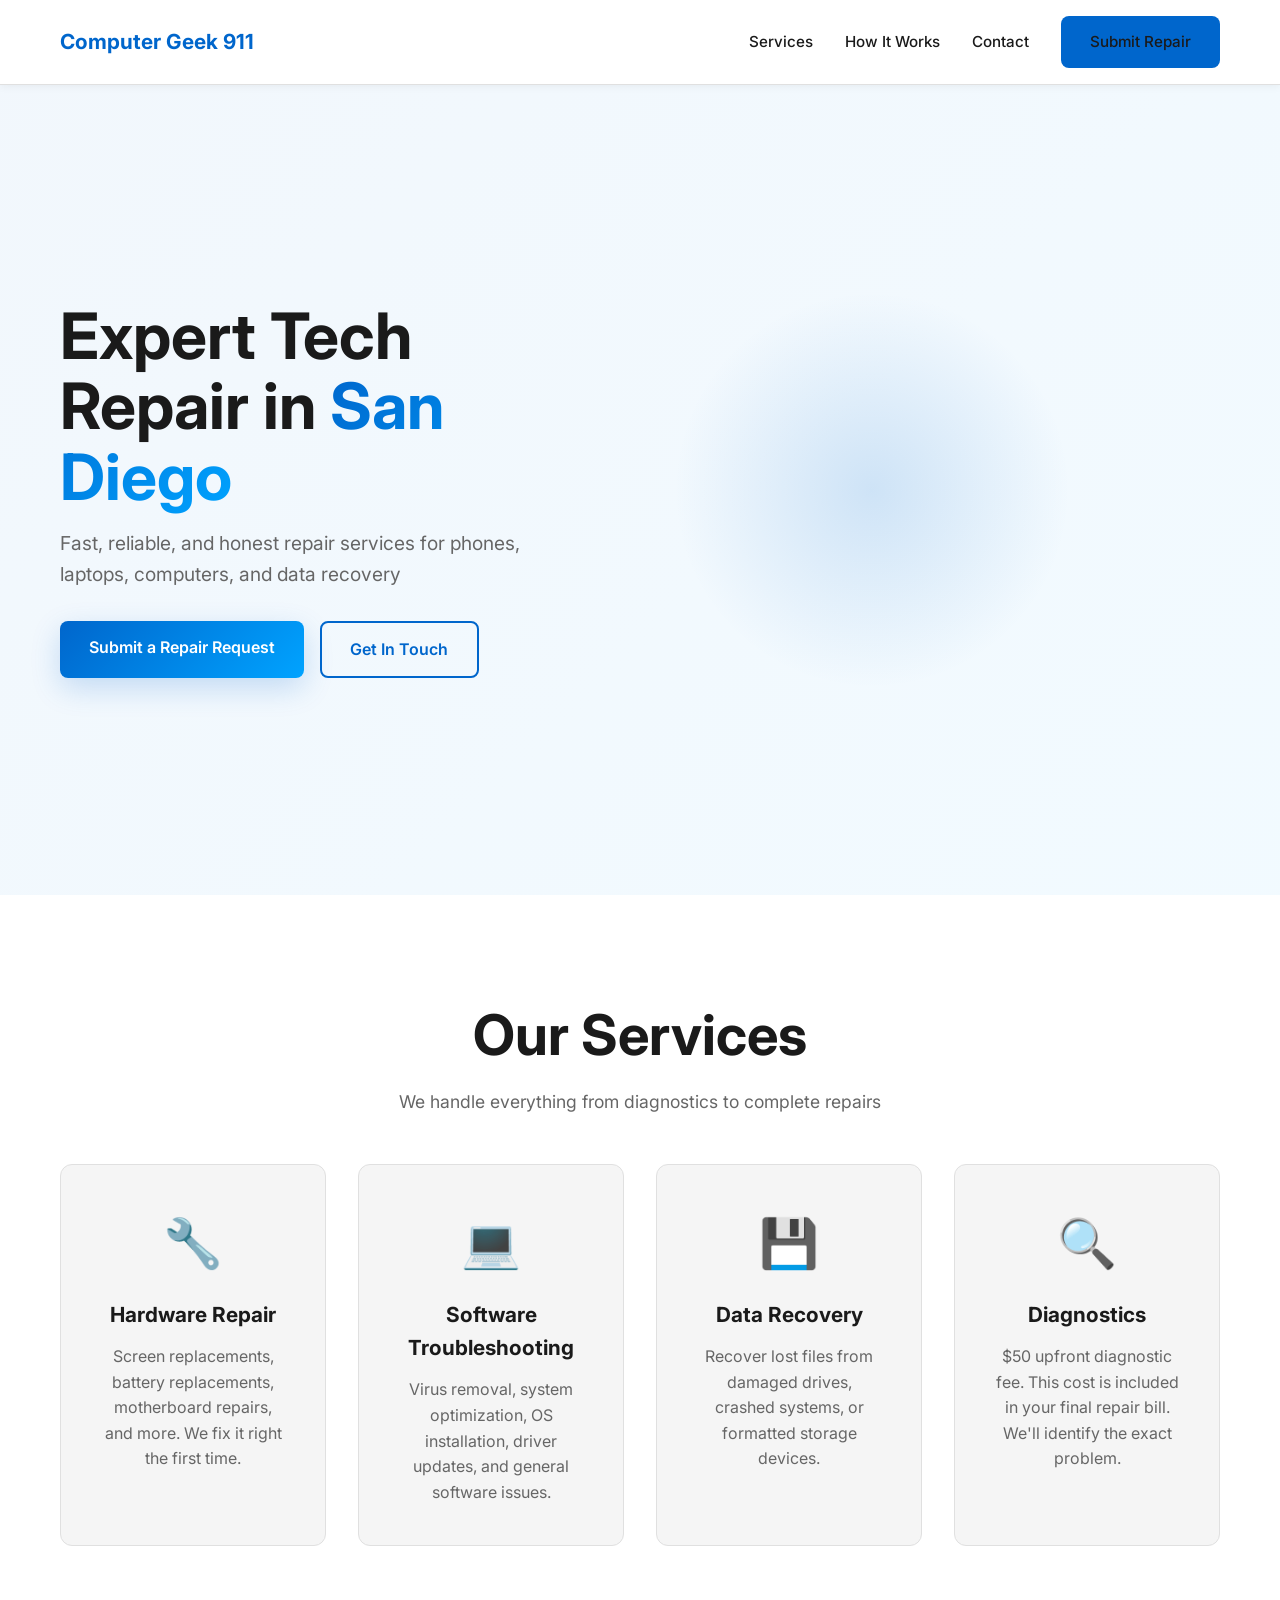
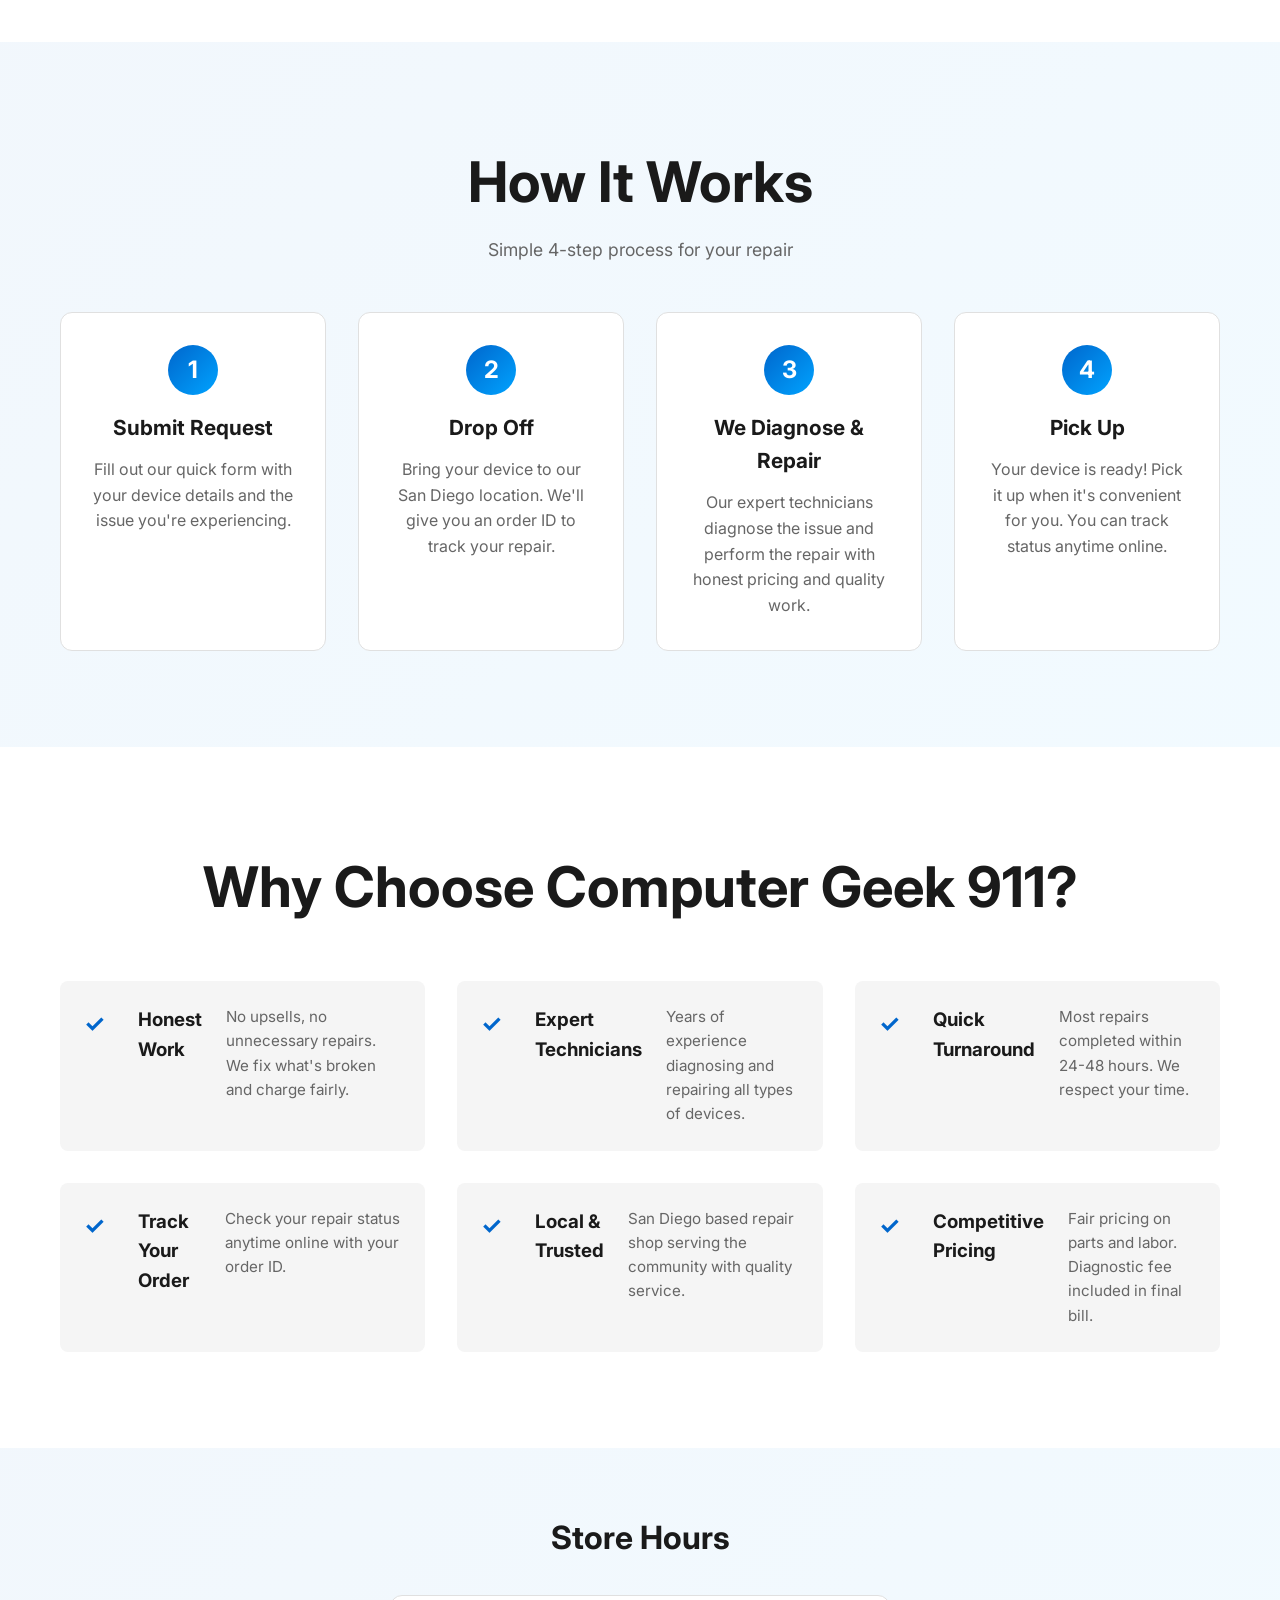
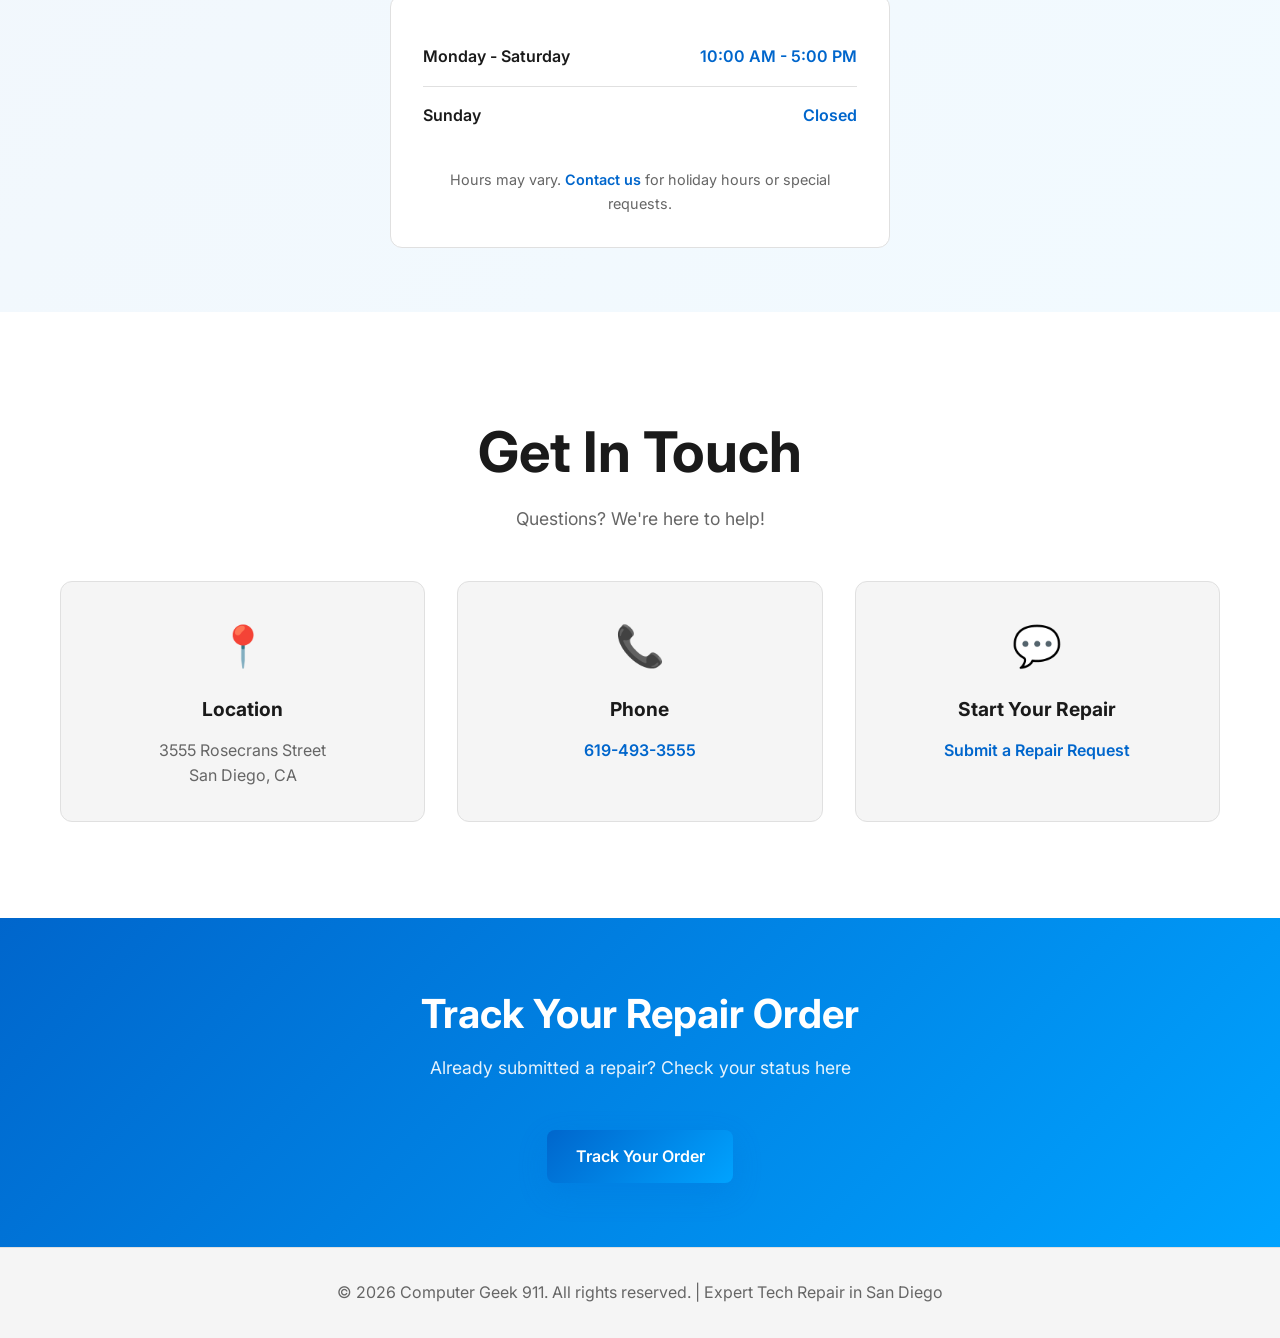
<file: index.html>
<!DOCTYPE html>
<html lang="en">
<head>
    <meta charset="UTF-8">
    <meta name="viewport" content="width=device-width, initial-scale=1.0">
    <title>Computer Geek 911 - Expert Tech Repair in San Diego</title>
    <link rel="stylesheet" href="styles.css">
    <link href="https://fonts.googleapis.com/css2?family=Inter:wght@400;500;600;700&display=swap" rel="stylesheet">
</head>
<body>
    <!-- Navigation Bar -->
    <nav class="navbar">
        <div class="container">
            <div class="nav-content">
                <a href="index.html" class="logo">Computer Geek 911</a>
                <ul class="nav-links">
                    <li><a href="#services">Services</a></li>
                    <li><a href="#how-it-works">How It Works</a></li>
                    <li><a href="#contact">Contact</a></li>
                    <li><a href="submit-repair.html" class="btn btn-small">Submit Repair</a></li>
                </ul>
            </div>
        </div>
    </nav>

    <!-- Hero Section -->
    <section class="hero">
        <div class="container">
            <div class="hero-content">
                <h1>Expert Tech Repair in <span class="gradient">San Diego</span></h1>
                <p class="subtitle">Fast, reliable, and honest repair services for phones, laptops, computers, and data recovery</p>
                <div class="cta-buttons">
                    <a href="submit-repair.html" class="btn btn-primary">Submit a Repair Request</a>
                    <a href="#contact" class="btn btn-secondary">Get In Touch</a>
                </div>
            </div>
            <div class="hero-decoration"></div>
        </div>
    </section>

    <!-- Services Section -->
    <section class="services" id="services">
        <div class="container">
            <h2>Our Services</h2>
            <p class="section-subtitle">We handle everything from diagnostics to complete repairs</p>
            <div class="services-grid">
                <div class="service-card">
                    <div class="service-icon">🔧</div>
                    <h3>Hardware Repair</h3>
                    <p>Screen replacements, battery replacements, motherboard repairs, and more. We fix it right the first time.</p>
                </div>

                <div class="service-card">
                    <div class="service-icon">💻</div>
                    <h3>Software Troubleshooting</h3>
                    <p>Virus removal, system optimization, OS installation, driver updates, and general software issues.</p>
                </div>

                <div class="service-card">
                    <div class="service-icon">💾</div>
                    <h3>Data Recovery</h3>
                    <p>Recover lost files from damaged drives, crashed systems, or formatted storage devices.</p>
                </div>

                <div class="service-card">
                    <div class="service-icon">🔍</div>
                    <h3>Diagnostics</h3>
                    <p>$50 upfront diagnostic fee. This cost is included in your final repair bill. We'll identify the exact problem.</p>
                </div>
            </div>
        </div>
    </section>

    <!-- How It Works Section -->
    <section class="how-it-works" id="how-it-works">
        <div class="container">
            <h2>How It Works</h2>
            <p class="section-subtitle">Simple 4-step process for your repair</p>
            <div class="steps-grid">
                <div class="step-card">
                    <div class="step-number">1</div>
                    <h3>Submit Request</h3>
                    <p>Fill out our quick form with your device details and the issue you're experiencing.</p>
                </div>

                <div class="step-card">
                    <div class="step-number">2</div>
                    <h3>Drop Off</h3>
                    <p>Bring your device to our San Diego location. We'll give you an order ID to track your repair.</p>
                </div>

                <div class="step-card">
                    <div class="step-number">3</div>
                    <h3>We Diagnose & Repair</h3>
                    <p>Our expert technicians diagnose the issue and perform the repair with honest pricing and quality work.</p>
                </div>

                <div class="step-card">
                    <div class="step-number">4</div>
                    <h3>Pick Up</h3>
                    <p>Your device is ready! Pick it up when it's convenient for you. You can track status anytime online.</p>
                </div>
            </div>
        </div>
    </section>

    <!-- Why Us Section -->
    <section class="why-us">
        <div class="container">
            <h2>Why Choose Computer Geek 911?</h2>
            <div class="features-grid">
                <div class="feature">
                    <div class="feature-icon">✓</div>
                    <h3>Honest Work</h3>
                    <p>No upsells, no unnecessary repairs. We fix what's broken and charge fairly.</p>
                </div>

                <div class="feature">
                    <div class="feature-icon">✓</div>
                    <h3>Expert Technicians</h3>
                    <p>Years of experience diagnosing and repairing all types of devices.</p>
                </div>

                <div class="feature">
                    <div class="feature-icon">✓</div>
                    <h3>Quick Turnaround</h3>
                    <p>Most repairs completed within 24-48 hours. We respect your time.</p>
                </div>

                <div class="feature">
                    <div class="feature-icon">✓</div>
                    <h3>Track Your Order</h3>
                    <p>Check your repair status anytime online with your order ID.</p>
                </div>

                <div class="feature">
                    <div class="feature-icon">✓</div>
                    <h3>Local & Trusted</h3>
                    <p>San Diego based repair shop serving the community with quality service.</p>
                </div>

                <div class="feature">
                    <div class="feature-icon">✓</div>
                    <h3>Competitive Pricing</h3>
                    <p>Fair pricing on parts and labor. Diagnostic fee included in final bill.</p>
                </div>
            </div>
        </div>
    </section>

    <!-- Hours Section -->
    <section class="hours" id="hours">
        <div class="container">
            <h2>Store Hours</h2>
            <div class="hours-content">
                <div class="hours-table">
                    <div class="hours-row">
                        <span class="day">Monday - Saturday</span>
                        <span class="time">10:00 AM - 5:00 PM</span>
                    </div>
                    <div class="hours-row">
                        <span class="day">Sunday</span>
                        <span class="time">Closed</span>
                    </div>
                </div>
                <p class="hours-note">Hours may vary. <a href="#contact">Contact us</a> for holiday hours or special requests.</p>
            </div>
        </div>
    </section>

    <!-- Contact Section -->
    <section class="contact" id="contact">
        <div class="container">
            <h2>Get In Touch</h2>
            <p class="section-subtitle">Questions? We're here to help!</p>
            <div class="contact-grid">
                <div class="contact-card">
                    <div class="contact-icon">📍</div>
                    <h3>Location</h3>
                    <p>3555 Rosecrans Street<br>San Diego, CA</p>
                </div>

                <div class="contact-card">
                    <div class="contact-icon">📞</div>
                    <h3>Phone</h3>
                    <p><a href="tel:6194933555">619-493-3555</a></p>
                </div>

                <div class="contact-card">
                    <div class="contact-icon">💬</div>
                    <h3>Start Your Repair</h3>
                    <p><a href="submit-repair.html">Submit a Repair Request</a></p>
                </div>
            </div>
        </div>
    </section>

    <!-- Track Order Section -->
    <section class="track-section">
        <div class="container">
            <h2>Track Your Repair Order</h2>
            <p class="section-subtitle">Already submitted a repair? Check your status here</p>
            <div class="track-box">
                <a href="track-order.html" class="btn btn-primary">Track Your Order</a>
            </div>
        </div>
    </section>

    <!-- Footer -->
    <footer class="footer">
        <div class="container">
            <p>&copy; 2026 Computer Geek 911. All rights reserved. | Expert Tech Repair in San Diego</p>
        </div>
    </footer>

    <script src="script.js"></script>
</body>
</html>
</file>
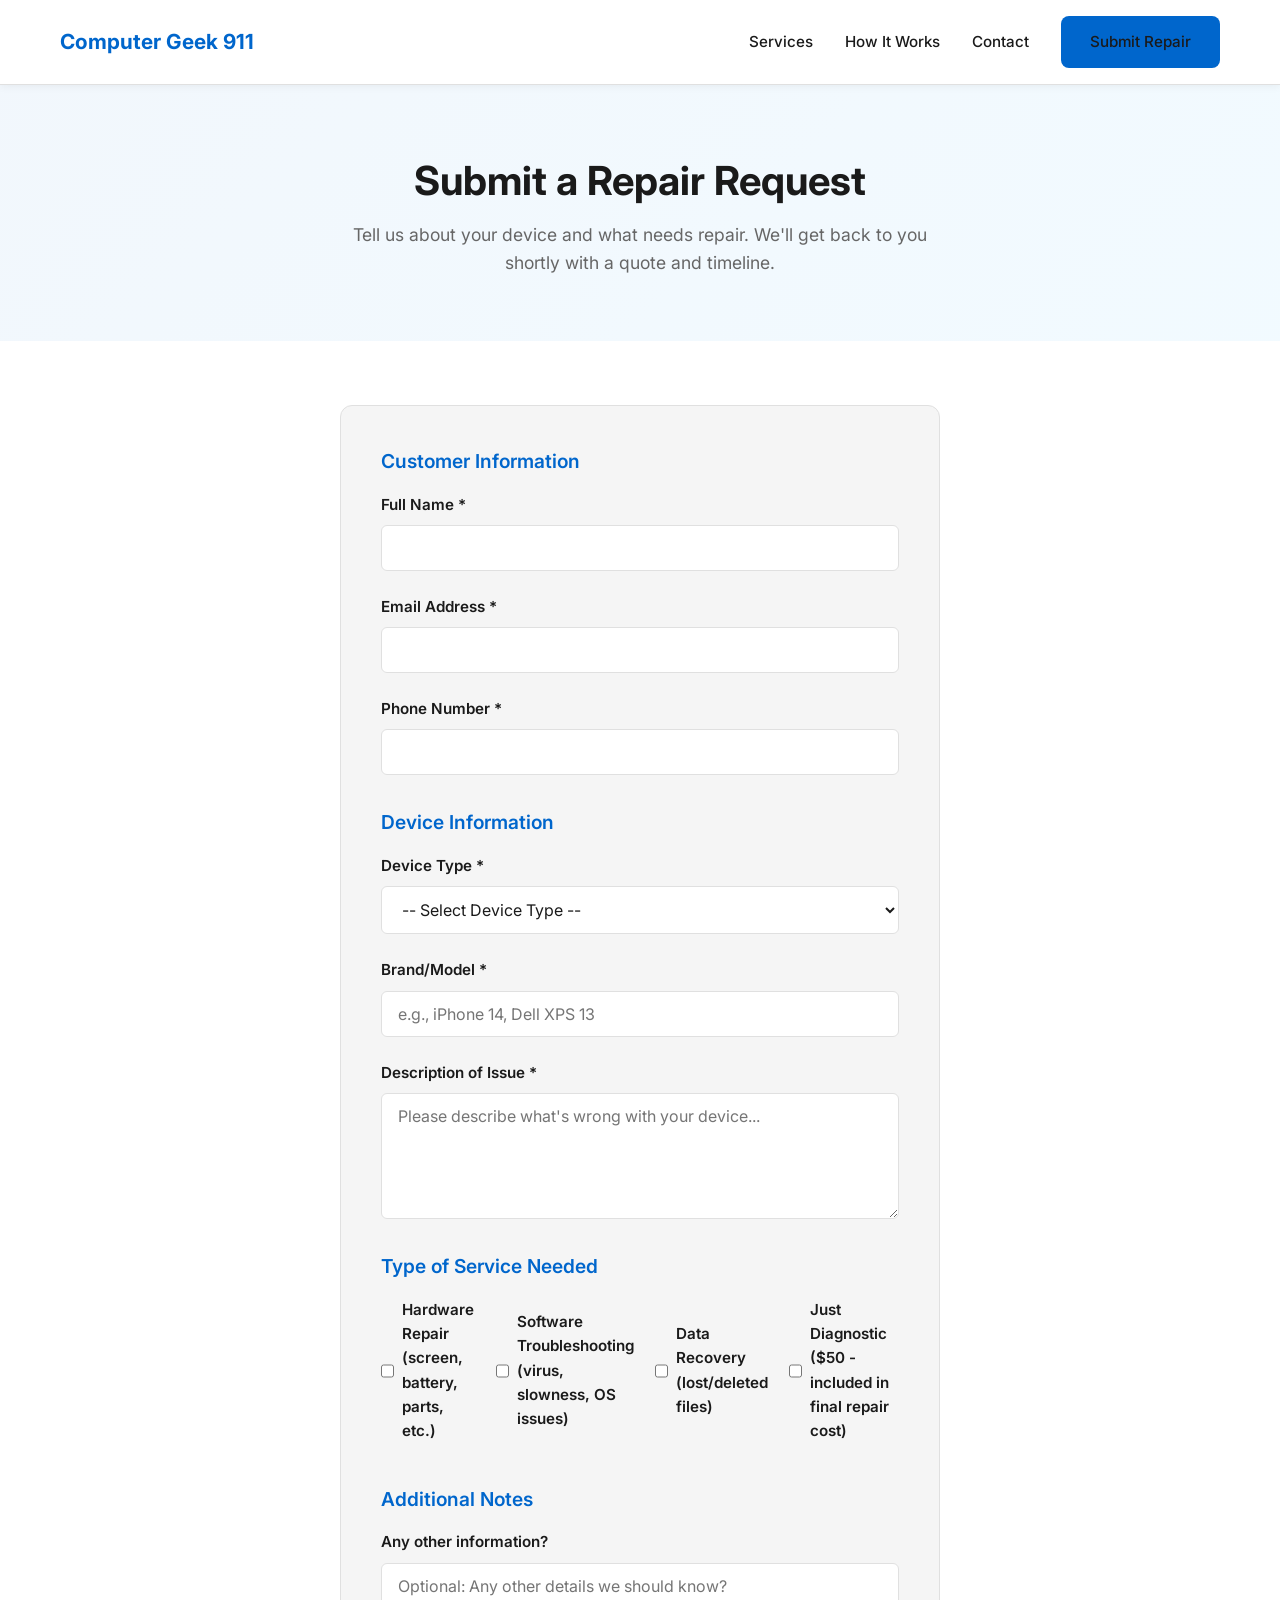
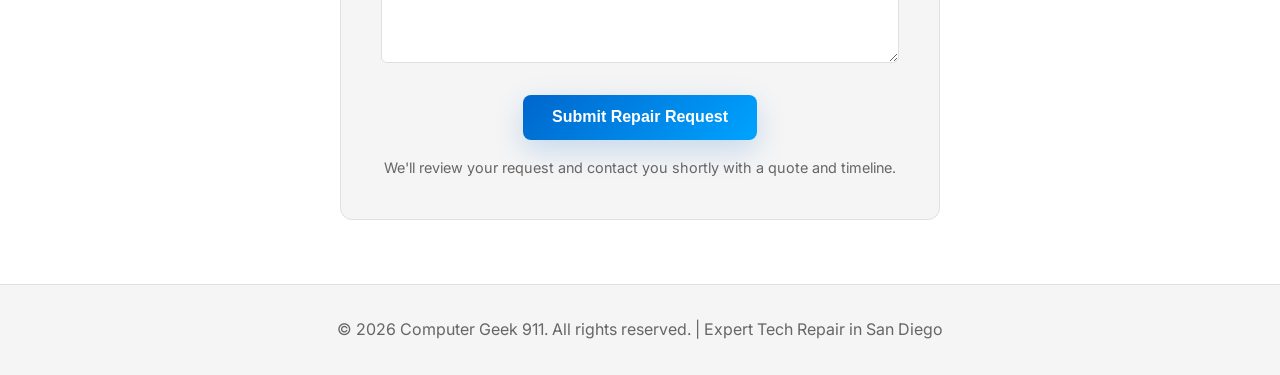
<file: submit-repair.html>
<!DOCTYPE html>
<html lang="en">
<head>
    <meta charset="UTF-8">
    <meta name="viewport" content="width=device-width, initial-scale=1.0">
    <title>Submit a Repair - Computer Geek 911</title>
    <link rel="stylesheet" href="styles.css">
    <link rel="stylesheet" href="forms.css">
    <link href="https://fonts.googleapis.com/css2?family=Inter:wght@400;500;600;700&display=swap" rel="stylesheet">
</head>
<body>
    <!-- Navigation Bar -->
    <nav class="navbar">
        <div class="container">
            <div class="nav-content">
                <a href="index.html" class="logo">Computer Geek 911</a>
                <ul class="nav-links">
                    <li><a href="index.html#services">Services</a></li>
                    <li><a href="index.html#how-it-works">How It Works</a></li>
                    <li><a href="index.html#contact">Contact</a></li>
                    <li><a href="submit-repair.html" class="btn btn-small">Submit Repair</a></li>
                </ul>
            </div>
        </div>
    </nav>

    <!-- Page Header -->
    <section class="page-header">
        <div class="container">
            <h1>Submit a Repair Request</h1>
            <p>Tell us about your device and what needs repair. We'll get back to you shortly with a quote and timeline.</p>
        </div>
    </section>

    <!-- Form Section -->
    <section class="form-section">
        <div class="container">
            <div class="form-wrapper">
                <form id="repairForm" class="repair-form">
                    <!-- Customer Information -->
                    <fieldset class="form-section-group">
                        <legend>Customer Information</legend>
                        
                        <div class="form-group">
                            <label for="fullName">Full Name *</label>
                            <input type="text" id="fullName" name="fullName" required>
                        </div>

                        <div class="form-group">
                            <label for="email">Email Address *</label>
                            <input type="email" id="email" name="email" required>
                        </div>

                        <div class="form-group">
                            <label for="phone">Phone Number *</label>
                            <input type="tel" id="phone" name="phone" required>
                        </div>
                    </fieldset>

                    <!-- Device Information -->
                    <fieldset class="form-section-group">
                        <legend>Device Information</legend>
                        
                        <div class="form-group">
                            <label for="deviceType">Device Type *</label>
                            <select id="deviceType" name="deviceType" required>
                                <option value="">-- Select Device Type --</option>
                                <option value="smartphone">Smartphone</option>
                                <option value="laptop">Laptop</option>
                                <option value="desktop">Desktop Computer</option>
                                <option value="tablet">Tablet</option>
                                <option value="other">Other</option>
                            </select>
                        </div>

                        <div class="form-group">
                            <label for="brand">Brand/Model *</label>
                            <input type="text" id="brand" name="brand" placeholder="e.g., iPhone 14, Dell XPS 13" required>
                        </div>

                        <div class="form-group">
                            <label for="issue">Description of Issue *</label>
                            <textarea id="issue" name="issue" rows="5" placeholder="Please describe what's wrong with your device..." required></textarea>
                        </div>
                    </fieldset>

                    <!-- Service Type -->
                    <fieldset class="form-section-group">
                        <legend>Type of Service Needed</legend>
                        
                        <div class="form-group checkbox-group">
                            <label class="checkbox-label">
                                <input type="checkbox" name="serviceType" value="hardware">
                                <span>Hardware Repair (screen, battery, parts, etc.)</span>
                            </label>
                            <label class="checkbox-label">
                                <input type="checkbox" name="serviceType" value="software">
                                <span>Software Troubleshooting (virus, slowness, OS issues)</span>
                            </label>
                            <label class="checkbox-label">
                                <input type="checkbox" name="serviceType" value="data-recovery">
                                <span>Data Recovery (lost/deleted files)</span>
                            </label>
                            <label class="checkbox-label">
                                <input type="checkbox" name="serviceType" value="diagnostic">
                                <span>Just Diagnostic ($50 - included in final repair cost)</span>
                            </label>
                        </div>
                    </fieldset>

                    <!-- Additional Notes -->
                    <fieldset class="form-section-group">
                        <legend>Additional Notes</legend>
                        
                        <div class="form-group">
                            <label for="notes">Any other information?</label>
                            <textarea id="notes" name="notes" rows="3" placeholder="Optional: Any other details we should know?"></textarea>
                        </div>
                    </fieldset>

                    <!-- Submit Button -->
                    <div class="form-actions">
                        <button type="submit" class="btn btn-primary">Submit Repair Request</button>
                        <p class="form-note">We'll review your request and contact you shortly with a quote and timeline.</p>
                    </div>
                </form>

                <!-- Success Message -->
                <div id="successMessage" class="success-message" style="display: none;">
                    <h3>Request Submitted Successfully!</h3>
                    <p>Thank you for choosing Computer Geek 911. We've received your repair request and will contact you shortly at the phone number or email you provided.</p>
                    <p><strong>What's Next?</strong></p>
                    <ul>
                        <li>We'll review your device details</li>
                        <li>You'll receive a call or email with a quote and timeline</li>
                        <li>Once approved, bring your device to our shop or arrange pickup</li>
                        <li>You'll receive regular updates on your repair status</li>
                    </ul>
                    <a href="index.html" class="btn btn-primary">Back to Home</a>
                </div>
            </div>
        </div>
    </section>

    <!-- Footer -->
    <footer class="footer">
        <div class="container">
            <p>&copy; 2026 Computer Geek 911. All rights reserved. | Expert Tech Repair in San Diego</p>
        </div>
    </footer>

    <script src="script.js"></script>
    <script>
        const form = document.getElementById('repairForm');
        const successMessage = document.getElementById('successMessage');

        form.addEventListener('submit', async function(e) {
            e.preventDefault();

            // Collect form data
            const formData = {
                fullName: document.getElementById('fullName').value,
                email: document.getElementById('email').value,
                phone: document.getElementById('phone').value,
                deviceType: document.getElementById('deviceType').value,
                brand: document.getElementById('brand').value,
                issue: document.getElementById('issue').value,
                serviceType: Array.from(document.querySelectorAll('input[name="serviceType"]:checked')).map(cb => cb.value),
                notes: document.getElementById('notes').value,
                submittedAt: new Date().toISOString()
            };

            // Send to backend (we'll implement this with Firebase next)
            console.log('Form Data:', formData);

            // For now, show success message
            form.style.display = 'none';
            successMessage.style.display = 'block';
        });
    </script>
</body>
</html>
</file>
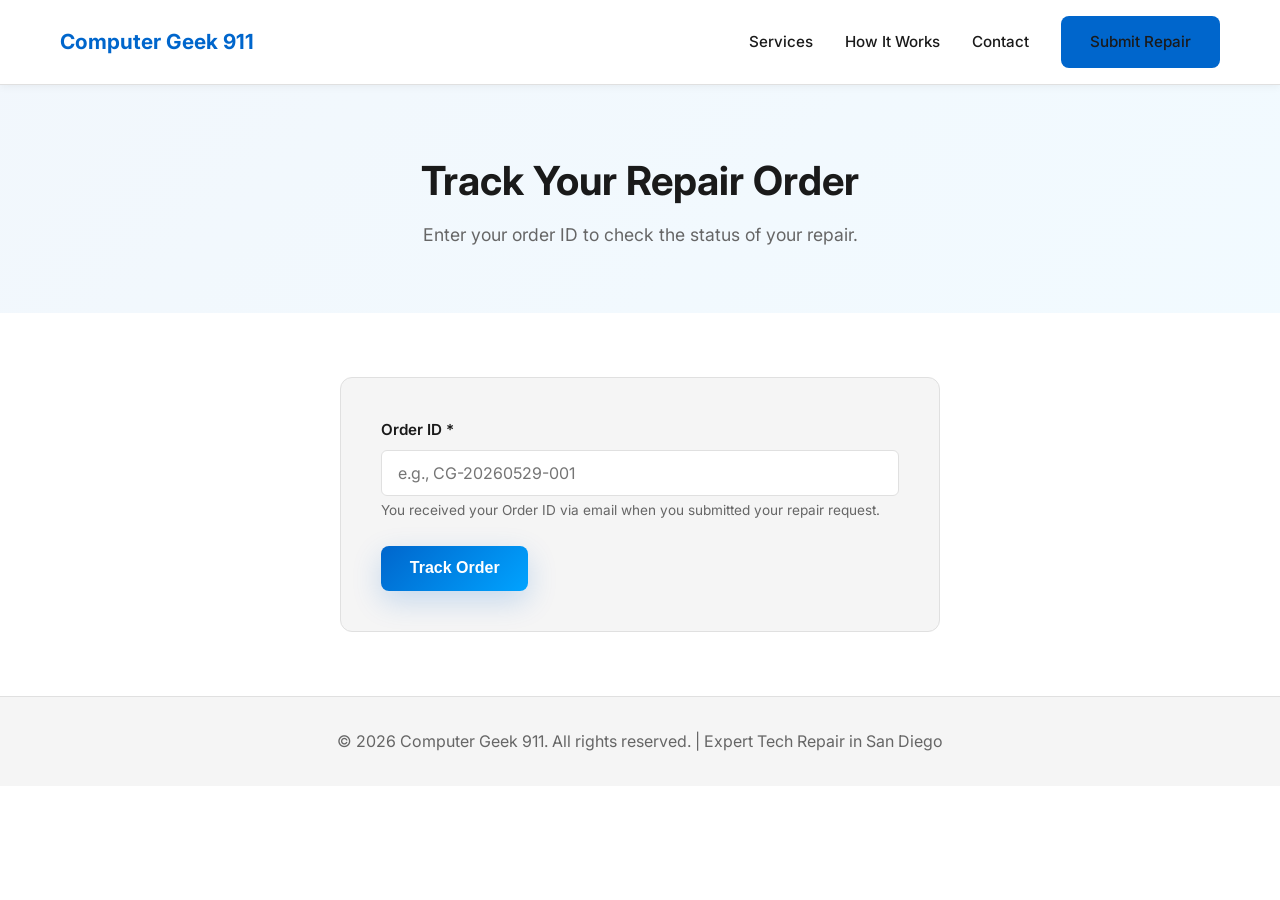
<file: track-order.html>
<!DOCTYPE html>
<html lang="en">
<head>
    <meta charset="UTF-8">
    <meta name="viewport" content="width=device-width, initial-scale=1.0">
    <title>Track Your Order - Computer Geek 911</title>
    <link rel="stylesheet" href="styles.css">
    <link rel="stylesheet" href="forms.css">
    <link href="https://fonts.googleapis.com/css2?family=Inter:wght@400;500;600;700&display=swap" rel="stylesheet">
</head>
<body>
    <!-- Navigation Bar -->
    <nav class="navbar">
        <div class="container">
            <div class="nav-content">
                <a href="index.html" class="logo">Computer Geek 911</a>
                <ul class="nav-links">
                    <li><a href="index.html#services">Services</a></li>
                    <li><a href="index.html#how-it-works">How It Works</a></li>
                    <li><a href="index.html#contact">Contact</a></li>
                    <li><a href="submit-repair.html" class="btn btn-small">Submit Repair</a></li>
                </ul>
            </div>
        </div>
    </nav>

    <!-- Page Header -->
    <section class="page-header">
        <div class="container">
            <h1>Track Your Repair Order</h1>
            <p>Enter your order ID to check the status of your repair.</p>
        </div>
    </section>

    <!-- Track Section -->
    <section class="form-section">
        <div class="container">
            <div class="form-wrapper">
                <form id="trackForm" class="track-form">
                    <div class="form-group">
                        <label for="orderId">Order ID *</label>
                        <input type="text" id="orderId" name="orderId" placeholder="e.g., CG-20260529-001" required>
                        <small>You received your Order ID via email when you submitted your repair request.</small>
                    </div>
                    <button type="submit" class="btn btn-primary">Track Order</button>
                </form>

                <!-- Order Status Display -->
                <div id="orderStatus" class="order-status" style="display: none;">
                    <div class="status-header">
                        <h2>Order <span id="statusOrderId"></span></h2>
                        <p id="statusDate"></p>
                    </div>

                    <div class="status-timeline">
                        <div class="timeline-item active" id="timeline-received">
                            <div class="timeline-marker">✓</div>
                            <div class="timeline-content">
                                <h3>Received</h3>
                                <p id="timeline-received-date"></p>
                            </div>
                        </div>

                        <div class="timeline-item" id="timeline-diagnosing">
                            <div class="timeline-marker">•</div>
                            <div class="timeline-content">
                                <h3>Diagnosing</h3>
                                <p id="timeline-diagnosing-date"></p>
                            </div>
                        </div>

                        <div class="timeline-item" id="timeline-repairing">
                            <div class="timeline-marker">•</div>
                            <div class="timeline-content">
                                <h3>In Repair</h3>
                                <p id="timeline-repairing-date"></p>
                            </div>
                        </div>

                        <div class="timeline-item" id="timeline-ready">
                            <div class="timeline-marker">•</div>
                            <div class="timeline-content">
                                <h3>Ready for Pickup</h3>
                                <p id="timeline-ready-date"></p>
                            </div>
                        </div>

                        <div class="timeline-item" id="timeline-completed">
                            <div class="timeline-marker">•</div>
                            <div class="timeline-content">
                                <h3>Completed</h3>
                                <p id="timeline-completed-date"></p>
                            </div>
                        </div>
                    </div>

                    <div class="status-details">
                        <h3>Repair Details</h3>
                        <div class="detail-item">
                            <span class="detail-label">Device:</span>
                            <span class="detail-value" id="statusDevice"></span>
                        </div>
                        <div class="detail-item">
                            <span class="detail-label">Issue:</span>
                            <span class="detail-value" id="statusIssue"></span>
                        </div>
                        <div class="detail-item">
                            <span class="detail-label">Current Status:</span>
                            <span class="detail-value" id="statusCurrent"></span>
                        </div>
                        <div class="detail-item" id="notesSection" style="display: none;">
                            <span class="detail-label">Notes:</span>
                            <span class="detail-value" id="statusNotes"></span>
                        </div>
                    </div>

                    <div class="status-actions">
                        <button type="button" class="btn btn-secondary" onclick="resetTrack()">Search Another Order</button>
                        <button type="button" class="btn btn-secondary" onclick="window.location.href='index.html#contact'">Contact Us</button>
                    </div>
                </div>

                <!-- Error Message -->
                <div id="errorMessage" class="error-message" style="display: none;">
                    <p>Order not found. Please check your Order ID and try again.</p>
                    <button type="button" class="btn btn-secondary" onclick="resetTrack()">Try Again</button>
                </div>
            </div>
        </div>
    </section>

    <!-- Footer -->
    <footer class="footer">
        <div class="container">
            <p>&copy; 2026 Computer Geek 911. All rights reserved. | Expert Tech Repair in San Diego</p>
        </div>
    </footer>

    <script src="script.js"></script>
    <script>
        // Mock data for demonstration
        const mockOrders = {
            'CG-20260529-001': {
                customer: 'John Doe',
                device: 'iPhone 14 Pro',
                issue: 'Cracked screen',
                status: 'ready', // received, diagnosing, repairing, ready, completed
                submittedDate: '2026-05-28',
                diagnosedDate: '2026-05-28',
                repairStartDate: '2026-05-29',
                readyDate: '2026-05-29',
                notes: 'Screen replacement completed. Device is ready for pickup.'
            }
        };

        document.getElementById('trackForm').addEventListener('submit', function(e) {
            e.preventDefault();
            const orderId = document.getElementById('orderId').value.toUpperCase();
            const order = mockOrders[orderId];

            const trackForm = document.querySelector('.track-form');
            const orderStatus = document.getElementById('orderStatus');
            const errorMessage = document.getElementById('errorMessage');

            if (order) {
                trackForm.style.display = 'none';
                errorMessage.style.display = 'none';
                orderStatus.style.display = 'block';

                // Update order status display
                document.getElementById('statusOrderId').textContent = orderId;
                document.getElementById('statusDate').textContent = `Submitted: ${order.submittedDate}`;
                document.getElementById('statusDevice').textContent = order.device;
                document.getElementById('statusIssue').textContent = order.issue;

                // Update timeline
                updateTimeline(order.status);
                document.getElementById('statusCurrent').textContent = order.status.charAt(0).toUpperCase() + order.status.slice(1);

                if (order.notes) {
                    document.getElementById('notesSection').style.display = 'flex';
                    document.getElementById('statusNotes').textContent = order.notes;
                }
            } else {
                trackForm.style.display = 'block';
                orderStatus.style.display = 'none';
                errorMessage.style.display = 'block';
            }
        });

        function updateTimeline(status) {
            const statuses = ['received', 'diagnosing', 'repairing', 'ready', 'completed'];
            statuses.forEach(s => {
                const item = document.getElementById(`timeline-${s}`);
                if (statuses.indexOf(s) <= statuses.indexOf(status)) {
                    item.classList.add('active');
                }
            });
        }

        function resetTrack() {
            document.getElementById('trackForm').reset();
            document.getElementById('trackForm').style.display = 'block';
            document.getElementById('orderStatus').style.display = 'none';
            document.getElementById('errorMessage').style.display = 'none';
        }
    </script>
</body>
</html>
</file>
<file: styles.css>
* {
    margin: 0;
    padding: 0;
    box-sizing: border-box;
}

:root {
    --primary-color: #0066cc;
    --primary-dark: #0052a3;
    --secondary-color: #00a3ff;
    --accent-color: #ff6b35;
    --text-dark: #1a1a1a;
    --text-light: #666666;
    --bg-light: #f5f5f5;
    --bg-white: #ffffff;
    --border-color: #e0e0e0;
    --transition: all 0.3s ease;
}

html {
    scroll-behavior: smooth;
}

body {
    font-family: 'Inter', sans-serif;
    color: var(--text-dark);
    background-color: var(--bg-white);
    line-height: 1.6;
}

.container {
    max-width: 1200px;
    margin: 0 auto;
    padding: 0 20px;
}

/* Navigation */
.navbar {
    position: sticky;
    top: 0;
    z-index: 1000;
    background: rgba(255, 255, 255, 0.98);
    backdrop-filter: blur(10px);
    border-bottom: 1px solid var(--border-color);
    padding: 1rem 0;
    box-shadow: 0 2px 8px rgba(0, 0, 0, 0.05);
}

.nav-content {
    display: flex;
    justify-content: space-between;
    align-items: center;
}

.logo {
    font-size: 1.3rem;
    font-weight: 700;
    color: var(--primary-color);
    text-decoration: none;
}

.nav-links {
    display: flex;
    list-style: none;
    gap: 2rem;
    align-items: center;
}

.nav-links a {
    text-decoration: none;
    color: var(--text-dark);
    font-weight: 500;
    font-size: 0.95rem;
    transition: var(--transition);
    position: relative;
}

.nav-links a:hover {
    color: var(--primary-color);
}

.nav-links a::after {
    content: '';
    position: absolute;
    bottom: -5px;
    left: 0;
    width: 0;
    height: 2px;
    background: var(--primary-color);
    transition: var(--transition);
}

.nav-links a:hover::after {
    width: 100%;
}

.btn-small {
    background: var(--primary-color);
    color: white;
    padding: 0.6rem 1.2rem;
    border-radius: 6px;
    display: inline-block;
}

.btn-small:hover {
    background: var(--primary-dark);
}

/* Hero Section */
.hero {
    min-height: 90vh;
    display: flex;
    align-items: center;
    padding: 4rem 0;
    position: relative;
    overflow: hidden;
    background: linear-gradient(135deg, rgba(0, 102, 204, 0.05) 0%, rgba(0, 163, 255, 0.05) 100%);
}

.hero .container {
    display: grid;
    grid-template-columns: 1fr 1fr;
    gap: 4rem;
    align-items: center;
}

.hero-content h1 {
    font-size: clamp(2.5rem, 8vw, 4rem);
    font-weight: 700;
    line-height: 1.1;
    margin-bottom: 1rem;
    color: var(--text-dark);
}

.gradient {
    background: linear-gradient(135deg, var(--primary-color), var(--secondary-color));
    -webkit-background-clip: text;
    -webkit-text-fill-color: transparent;
    background-clip: text;
}

.subtitle {
    font-size: 1.2rem;
    color: var(--text-light);
    margin-bottom: 2rem;
    max-width: 500px;
}

.cta-buttons {
    display: flex;
    gap: 1rem;
    flex-wrap: wrap;
}

.btn {
    padding: 0.85rem 1.8rem;
    border-radius: 8px;
    text-decoration: none;
    font-weight: 600;
    font-size: 1rem;
    transition: var(--transition);
    border: none;
    cursor: pointer;
    display: inline-block;
}

.btn-primary {
    background: linear-gradient(135deg, var(--primary-color), var(--secondary-color));
    color: white;
    box-shadow: 0 10px 30px rgba(0, 102, 204, 0.2);
}

.btn-primary:hover {
    transform: translateY(-3px);
    box-shadow: 0 15px 40px rgba(0, 102, 204, 0.3);
}

.btn-secondary {
    background: transparent;
    color: var(--primary-color);
    border: 2px solid var(--primary-color);
}

.btn-secondary:hover {
    background: var(--primary-color);
    color: white;
    transform: translateY(-3px);
}

.hero-decoration {
    width: 400px;
    height: 400px;
    background: radial-gradient(circle, rgba(0, 102, 204, 0.15) 0%, transparent 70%);
    border-radius: 50%;
    position: relative;
    animation: float 6s ease-in-out infinite;
}

@keyframes float {
    0%, 100% { transform: translateY(0px); }
    50% { transform: translateY(20px); }
}

/* Services Section */
.services {
    padding: 6rem 0;
    background: var(--bg-white);
}

.services h2 {
    font-size: clamp(2rem, 6vw, 3.5rem);
    margin-bottom: 0.5rem;
    text-align: center;
}

.section-subtitle {
    text-align: center;
    color: var(--text-light);
    font-size: 1.1rem;
    margin-bottom: 3rem;
}

.services-grid {
    display: grid;
    grid-template-columns: repeat(auto-fit, minmax(250px, 1fr));
    gap: 2rem;
}

.service-card {
    background: var(--bg-light);
    padding: 2.5rem;
    border-radius: 12px;
    border: 1px solid var(--border-color);
    transition: var(--transition);
    text-align: center;
}

.service-card:hover {
    transform: translateY(-8px);
    border-color: var(--primary-color);
    box-shadow: 0 20px 40px rgba(0, 102, 204, 0.1);
    background: var(--bg-white);
}

.service-icon {
    font-size: 3rem;
    margin-bottom: 1rem;
}

.service-card h3 {
    font-size: 1.3rem;
    margin-bottom: 0.8rem;
    color: var(--text-dark);
}

.service-card p {
    color: var(--text-light);
    line-height: 1.6;
}

/* How It Works Section */
.how-it-works {
    padding: 6rem 0;
    background: linear-gradient(135deg, rgba(0, 102, 204, 0.05) 0%, rgba(0, 163, 255, 0.05) 100%);
}

.how-it-works h2 {
    font-size: clamp(2rem, 6vw, 3.5rem);
    margin-bottom: 0.5rem;
    text-align: center;
}

.steps-grid {
    display: grid;
    grid-template-columns: repeat(auto-fit, minmax(250px, 1fr));
    gap: 2rem;
    margin-top: 3rem;
}

.step-card {
    background: var(--bg-white);
    padding: 2rem;
    border-radius: 12px;
    border: 1px solid var(--border-color);
    text-align: center;
    transition: var(--transition);
    position: relative;
}

.step-card:hover {
    transform: translateY(-5px);
    box-shadow: 0 15px 30px rgba(0, 102, 204, 0.1);
}

.step-number {
    display: inline-flex;
    align-items: center;
    justify-content: center;
    width: 50px;
    height: 50px;
    background: linear-gradient(135deg, var(--primary-color), var(--secondary-color));
    color: white;
    border-radius: 50%;
    font-size: 1.5rem;
    font-weight: 700;
    margin-bottom: 1rem;
}

.step-card h3 {
    font-size: 1.3rem;
    margin-bottom: 0.8rem;
}

.step-card p {
    color: var(--text-light);
}

/* Why Us Section */
.why-us {
    padding: 6rem 0;
    background: var(--bg-white);
}

.why-us h2 {
    font-size: clamp(2rem, 6vw, 3.5rem);
    margin-bottom: 3rem;
    text-align: center;
}

.features-grid {
    display: grid;
    grid-template-columns: repeat(auto-fit, minmax(300px, 1fr));
    gap: 2rem;
}

.feature {
    display: flex;
    gap: 1.5rem;
    padding: 1.5rem;
    border-radius: 8px;
    background: var(--bg-light);
    transition: var(--transition);
}

.feature:hover {
    background: linear-gradient(135deg, rgba(0, 102, 204, 0.05), rgba(0, 163, 255, 0.05));
    transform: translateX(5px);
}

.feature-icon {
    font-size: 1.5rem;
    color: var(--primary-color);
    font-weight: 700;
    min-width: 30px;
}

.feature h3 {
    margin-bottom: 0.5rem;
    color: var(--text-dark);
}

.feature p {
    color: var(--text-light);
    font-size: 0.95rem;
}

/* Hours Section */
.hours {
    padding: 4rem 0;
    background: linear-gradient(135deg, rgba(0, 102, 204, 0.05) 0%, rgba(0, 163, 255, 0.05) 100%);
}

.hours h2 {
    font-size: 2rem;
    margin-bottom: 2rem;
    text-align: center;
}

.hours-content {
    max-width: 500px;
    margin: 0 auto;
    text-align: center;
    background: var(--bg-white);
    padding: 2rem;
    border-radius: 12px;
    border: 1px solid var(--border-color);
}

.hours-table {
    margin-bottom: 1.5rem;
}

.hours-row {
    display: flex;
    justify-content: space-between;
    padding: 1rem 0;
    border-bottom: 1px solid var(--border-color);
    align-items: center;
}

.hours-row:last-child {
    border-bottom: none;
}

.day {
    font-weight: 600;
    color: var(--text-dark);
}

.time {
    color: var(--primary-color);
    font-weight: 600;
}

.hours-note {
    color: var(--text-light);
    font-size: 0.9rem;
}

.hours-note a {
    color: var(--primary-color);
    text-decoration: none;
    font-weight: 600;
}

/* Contact Section */
.contact {
    padding: 6rem 0;
    background: var(--bg-white);
}

.contact h2 {
    font-size: clamp(2rem, 6vw, 3.5rem);
    margin-bottom: 0.5rem;
    text-align: center;
}

.contact-grid {
    display: grid;
    grid-template-columns: repeat(auto-fit, minmax(250px, 1fr));
    gap: 2rem;
    margin-top: 3rem;
}

.contact-card {
    background: var(--bg-light);
    padding: 2rem;
    border-radius: 12px;
    text-align: center;
    transition: var(--transition);
    border: 1px solid var(--border-color);
}

.contact-card:hover {
    transform: translateY(-5px);
    box-shadow: 0 10px 25px rgba(0, 102, 204, 0.1);
}

.contact-icon {
    font-size: 2.5rem;
    margin-bottom: 1rem;
}

.contact-card h3 {
    font-size: 1.2rem;
    margin-bottom: 0.8rem;
}

.contact-card p {
    color: var(--text-light);
}

.contact-card a {
    color: var(--primary-color);
    text-decoration: none;
    font-weight: 600;
    transition: var(--transition);
}

.contact-card a:hover {
    color: var(--primary-dark);
}

/* Track Section */
.track-section {
    padding: 4rem 0;
    background: linear-gradient(135deg, var(--primary-color), var(--secondary-color));
    text-align: center;
    color: white;
}

.track-section h2 {
    font-size: 2.5rem;
    margin-bottom: 0.5rem;
    color: white;
}

.track-section .section-subtitle {
    color: rgba(255, 255, 255, 0.9);
}

.track-box {
    margin-top: 2rem;
}

/* Footer */
.footer {
    padding: 2rem 0;
    border-top: 1px solid var(--border-color);
    text-align: center;
    color: var(--text-light);
    background: var(--bg-light);
}

/* Responsive Design */
@media (max-width: 768px) {
    .hero .container {
        grid-template-columns: 1fr;
    }

    .hero-decoration {
        display: none;
    }

    .nav-links {
        gap: 1rem;
        font-size: 0.9rem;
    }

    .services-grid,
    .steps-grid,
    .features-grid,
    .contact-grid {
        grid-template-columns: 1fr;
    }

    .cta-buttons {
        flex-direction: column;
    }

    .btn {
        width: 100%;
        text-align: center;
    }

    .feature {
        flex-direction: column;
        text-align: center;
    }

    .hours-row {
        flex-direction: column;
        gap: 0.5rem;
    }
}
</file>
<file: forms.css>
:root {
    --primary-color: #0066cc;
    --primary-dark: #0052a3;
    --secondary-color: #00a3ff;
    --success-color: #28a745;
    --error-color: #dc3545;
    --text-dark: #1a1a1a;
    --text-light: #666666;
    --bg-light: #f5f5f5;
    --bg-white: #ffffff;
    --border-color: #e0e0e0;
    --transition: all 0.3s ease;
}

/* Page Header */
.page-header {
    padding: 4rem 0;
    background: linear-gradient(135deg, rgba(0, 102, 204, 0.05) 0%, rgba(0, 163, 255, 0.05) 100%);
    text-align: center;
}

.page-header h1 {
    font-size: 2.5rem;
    margin-bottom: 0.5rem;
    color: var(--text-dark);
}

.page-header p {
    font-size: 1.1rem;
    color: var(--text-light);
    max-width: 600px;
    margin: 0 auto;
}

/* Form Section */
.form-section {
    padding: 4rem 0;
    background: var(--bg-white);
}

.form-wrapper {
    max-width: 600px;
    margin: 0 auto;
    background: var(--bg-light);
    padding: 2.5rem;
    border-radius: 12px;
    border: 1px solid var(--border-color);
}

/* Form Groups */
.form-section-group {
    border: none;
    margin-bottom: 2rem;
    padding: 0;
}

.form-section-group legend {
    font-size: 1.2rem;
    font-weight: 600;
    color: var(--primary-color);
    margin-bottom: 1rem;
    padding: 0;
    border: none;
}

.form-section-group:last-of-type {
    margin-bottom: 0;
}

/* Form Group */
.form-group {
    margin-bottom: 1.5rem;
    display: flex;
    flex-direction: column;
}

.form-group:last-child {
    margin-bottom: 0;
}

.form-group label {
    font-weight: 600;
    color: var(--text-dark);
    margin-bottom: 0.5rem;
    font-size: 0.95rem;
}

.form-group small {
    color: var(--text-light);
    font-size: 0.85rem;
    margin-top: 0.25rem;
}

.form-group input,
.form-group textarea,
.form-group select {
    padding: 0.75rem 1rem;
    border: 1px solid var(--border-color);
    border-radius: 6px;
    font-size: 1rem;
    font-family: inherit;
    background: var(--bg-white);
    color: var(--text-dark);
    transition: var(--transition);
}

.form-group input:focus,
.form-group textarea:focus,
.form-group select:focus {
    outline: none;
    border-color: var(--primary-color);
    box-shadow: 0 0 0 3px rgba(0, 102, 204, 0.1);
}

.form-group textarea {
    resize: vertical;
    min-height: 100px;
}

/* Checkbox Group */
.checkbox-group {
    flex-direction: row;
    gap: 1rem;
}

.checkbox-label {
    display: flex;
    align-items: center;
    cursor: pointer;
    font-weight: 400;
    gap: 0.5rem;
}

.checkbox-label input[type="checkbox"] {
    width: 18px;
    height: 18px;
    cursor: pointer;
}

/* Form Actions */
.form-actions {
    margin-top: 2rem;
    text-align: center;
}

.form-actions button {
    min-width: 200px;
}

.form-note {
    color: var(--text-light);
    font-size: 0.9rem;
    margin-top: 1rem;
}

/* Success Message */
.success-message {
    background: linear-gradient(135deg, rgba(40, 167, 69, 0.05), rgba(40, 167, 69, 0.1));
    border: 1px solid var(--success-color);
    padding: 2rem;
    border-radius: 12px;
    text-align: center;
}

.success-message h3 {
    color: var(--success-color);
    margin-bottom: 1rem;
    font-size: 1.3rem;
}

.success-message p {
    color: var(--text-dark);
    margin-bottom: 1rem;
}

.success-message ul {
    list-style: none;
    text-align: left;
    max-width: 400px;
    margin: 1rem auto;
    padding: 0;
}

.success-message li {
    padding: 0.5rem 0;
    padding-left: 1.5rem;
    position: relative;
    color: var(--text-light);
}

.success-message li:before {
    content: '✓';
    position: absolute;
    left: 0;
    color: var(--success-color);
    font-weight: bold;
}

.success-message a {
    margin-top: 1.5rem;
}

/* Error Message */
.error-message {
    background: linear-gradient(135deg, rgba(220, 53, 69, 0.05), rgba(220, 53, 69, 0.1));
    border: 1px solid var(--error-color);
    padding: 1.5rem;
    border-radius: 12px;
    text-align: center;
    color: var(--error-color);
    font-weight: 500;
}

.error-message button {
    margin-top: 1rem;
}

/* Order Status */
.order-status {
    animation: fadeIn 0.3s ease;
}

@keyframes fadeIn {
    from { opacity: 0; }
    to { opacity: 1; }
}

.status-header {
    text-align: center;
    margin-bottom: 2rem;
}

.status-header h2 {
    color: var(--primary-color);
    font-size: 1.5rem;
    margin-bottom: 0.5rem;
}

.status-header p {
    color: var(--text-light);
}

/* Timeline */
.status-timeline {
    margin: 2rem 0;
    position: relative;
}

.timeline-item {
    display: flex;
    margin-bottom: 2rem;
    opacity: 0.5;
    transition: var(--transition);
}

.timeline-item.active {
    opacity: 1;
}

.timeline-marker {
    width: 40px;
    height: 40px;
    background: var(--bg-light);
    border: 2px solid var(--border-color);
    border-radius: 50%;
    display: flex;
    align-items: center;
    justify-content: center;
    flex-shrink: 0;
    font-weight: bold;
    color: var(--text-light);
    transition: var(--transition);
}

.timeline-item.active .timeline-marker {
    background: var(--success-color);
    border-color: var(--success-color);
    color: white;
}

.timeline-content {
    margin-left: 1.5rem;
    flex: 1;
}

.timeline-content h3 {
    margin: 0 0 0.25rem 0;
    color: var(--text-dark);
    font-size: 1rem;
}

.timeline-content p {
    color: var(--text-light);
    font-size: 0.9rem;
    margin: 0;
}

/* Status Details */
.status-details {
    background: var(--bg-white);
    padding: 1.5rem;
    border-radius: 8px;
    margin: 2rem 0;
    border: 1px solid var(--border-color);
}

.status-details h3 {
    color: var(--text-dark);
    margin-bottom: 1rem;
    font-size: 1.1rem;
}

.detail-item {
    display: flex;
    justify-content: space-between;
    padding: 0.75rem 0;
    border-bottom: 1px solid var(--border-color);
    align-items: start;
}

.detail-item:last-child {
    border-bottom: none;
}

.detail-label {
    font-weight: 600;
    color: var(--text-dark);
}

.detail-value {
    color: var(--text-light);
    text-align: right;
    max-width: 50%;
}

/* Status Actions */
.status-actions {
    display: flex;
    gap: 1rem;
    justify-content: center;
    margin-top: 2rem;
}

.status-actions button {
    flex: 1;
    max-width: 250px;
}

/* Responsive */
@media (max-width: 768px) {
    .form-wrapper {
        padding: 1.5rem;
    }

    .checkbox-group {
        flex-direction: column;
        gap: 0.5rem;
    }

    .checkbox-label span {
        max-width: calc(100% - 30px);
    }

    .status-actions {
        flex-direction: column;
    }

    .status-actions button {
        max-width: none;
    }

    .detail-item {
        flex-direction: column;
        gap: 0.5rem;
    }

    .detail-value {
        text-align: left;
        max-width: 100%;
    }
}
</file>
